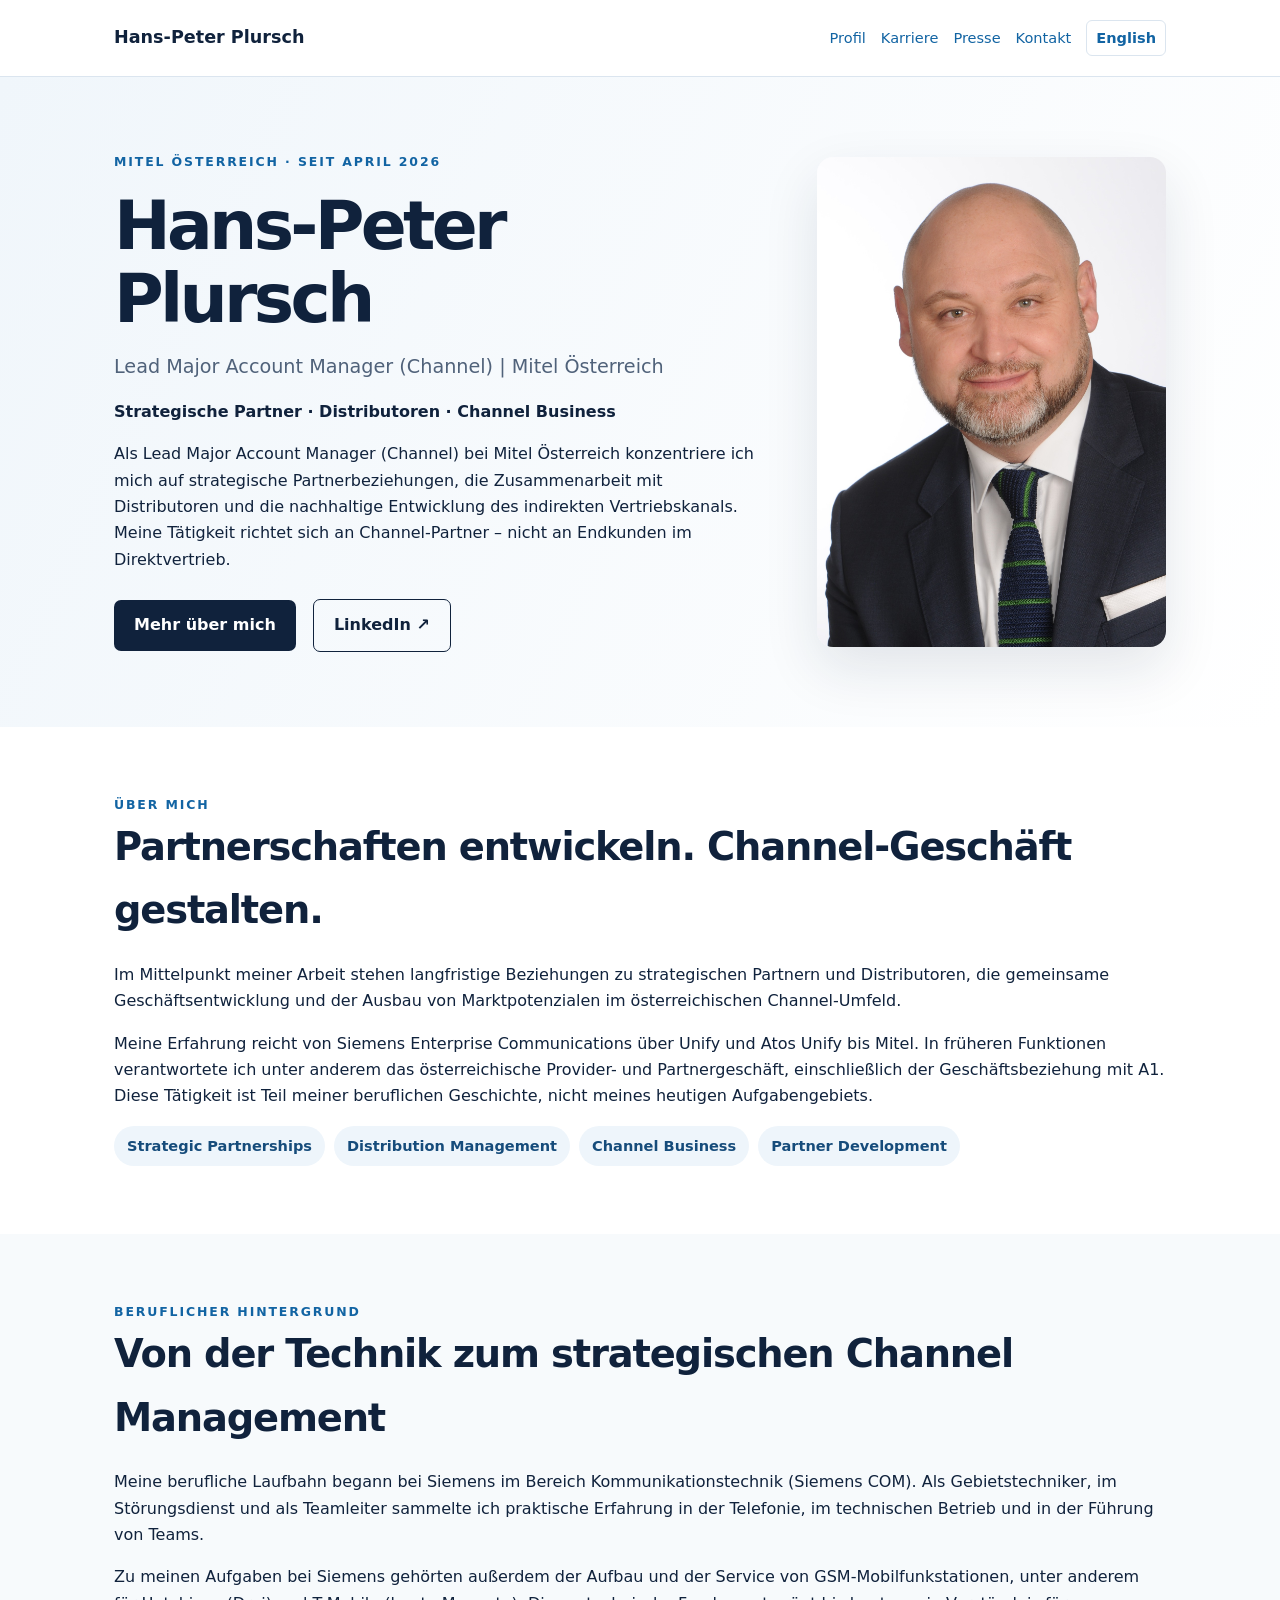
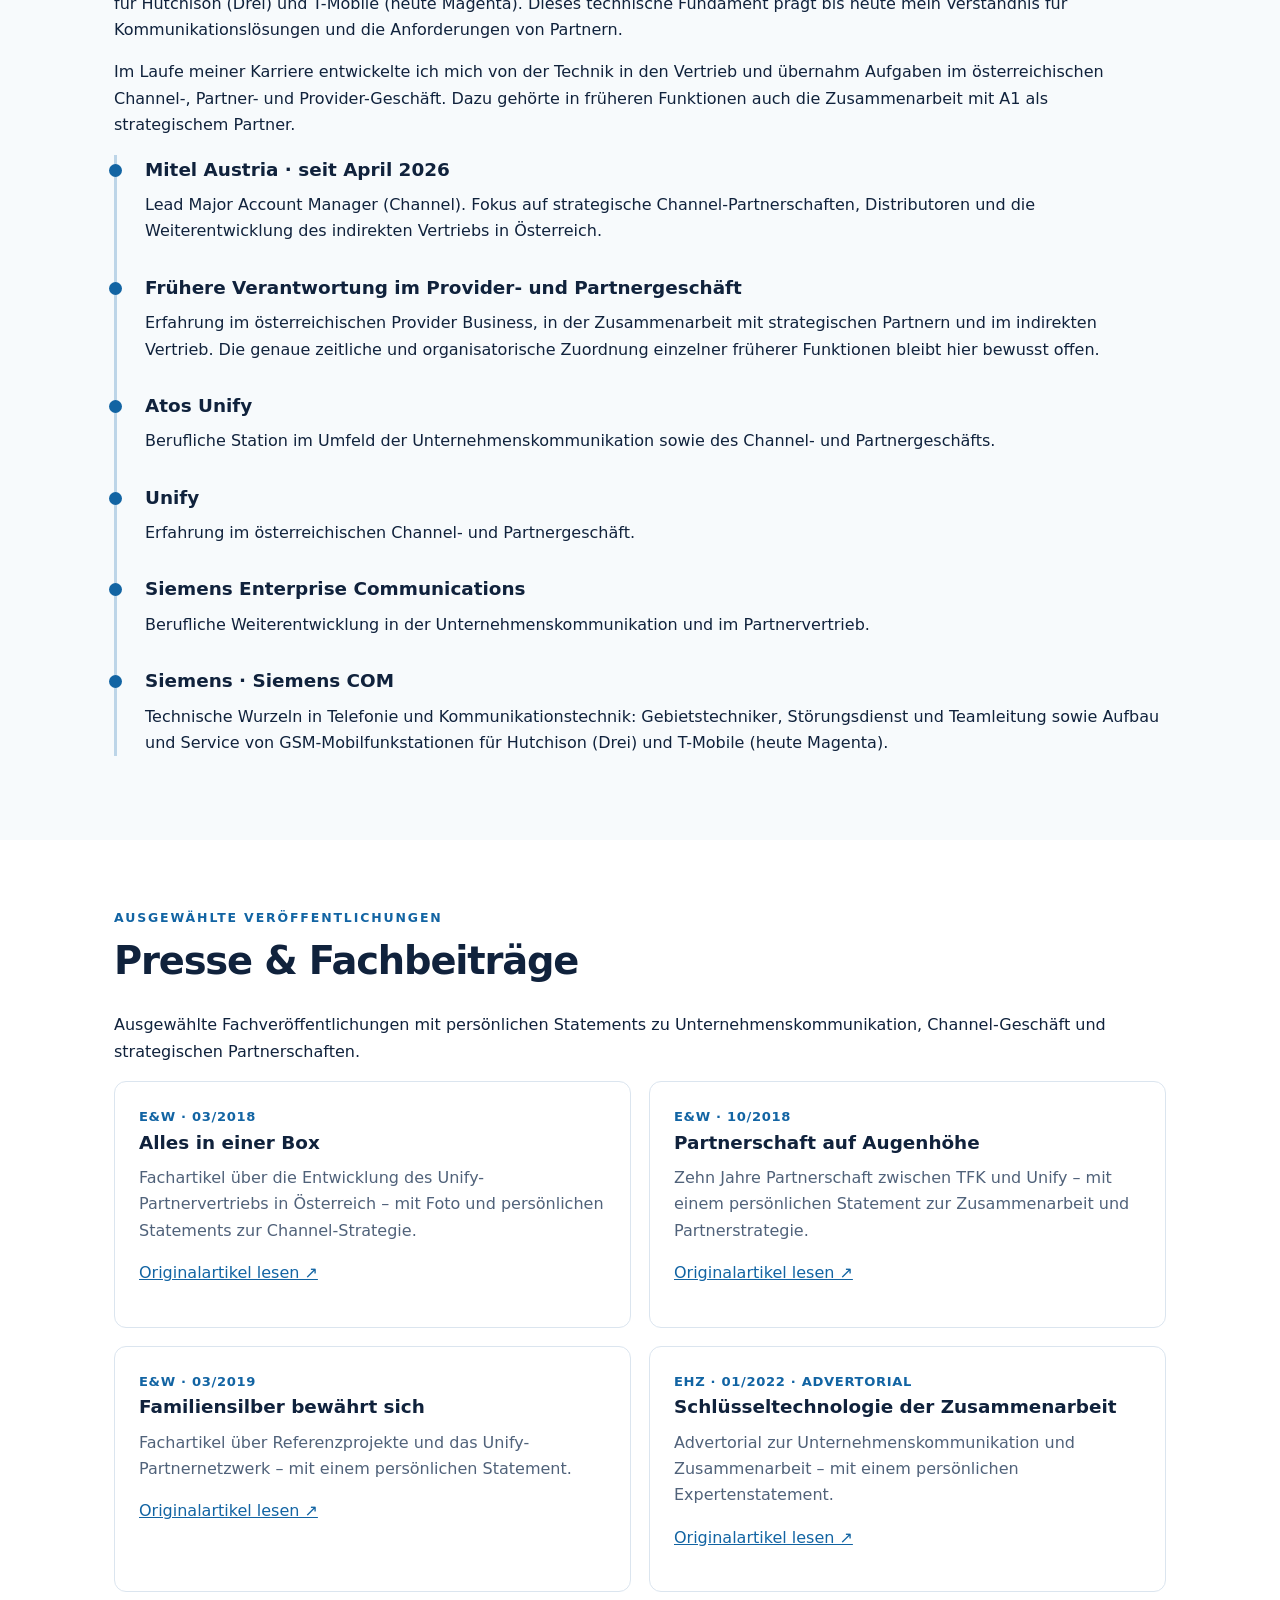
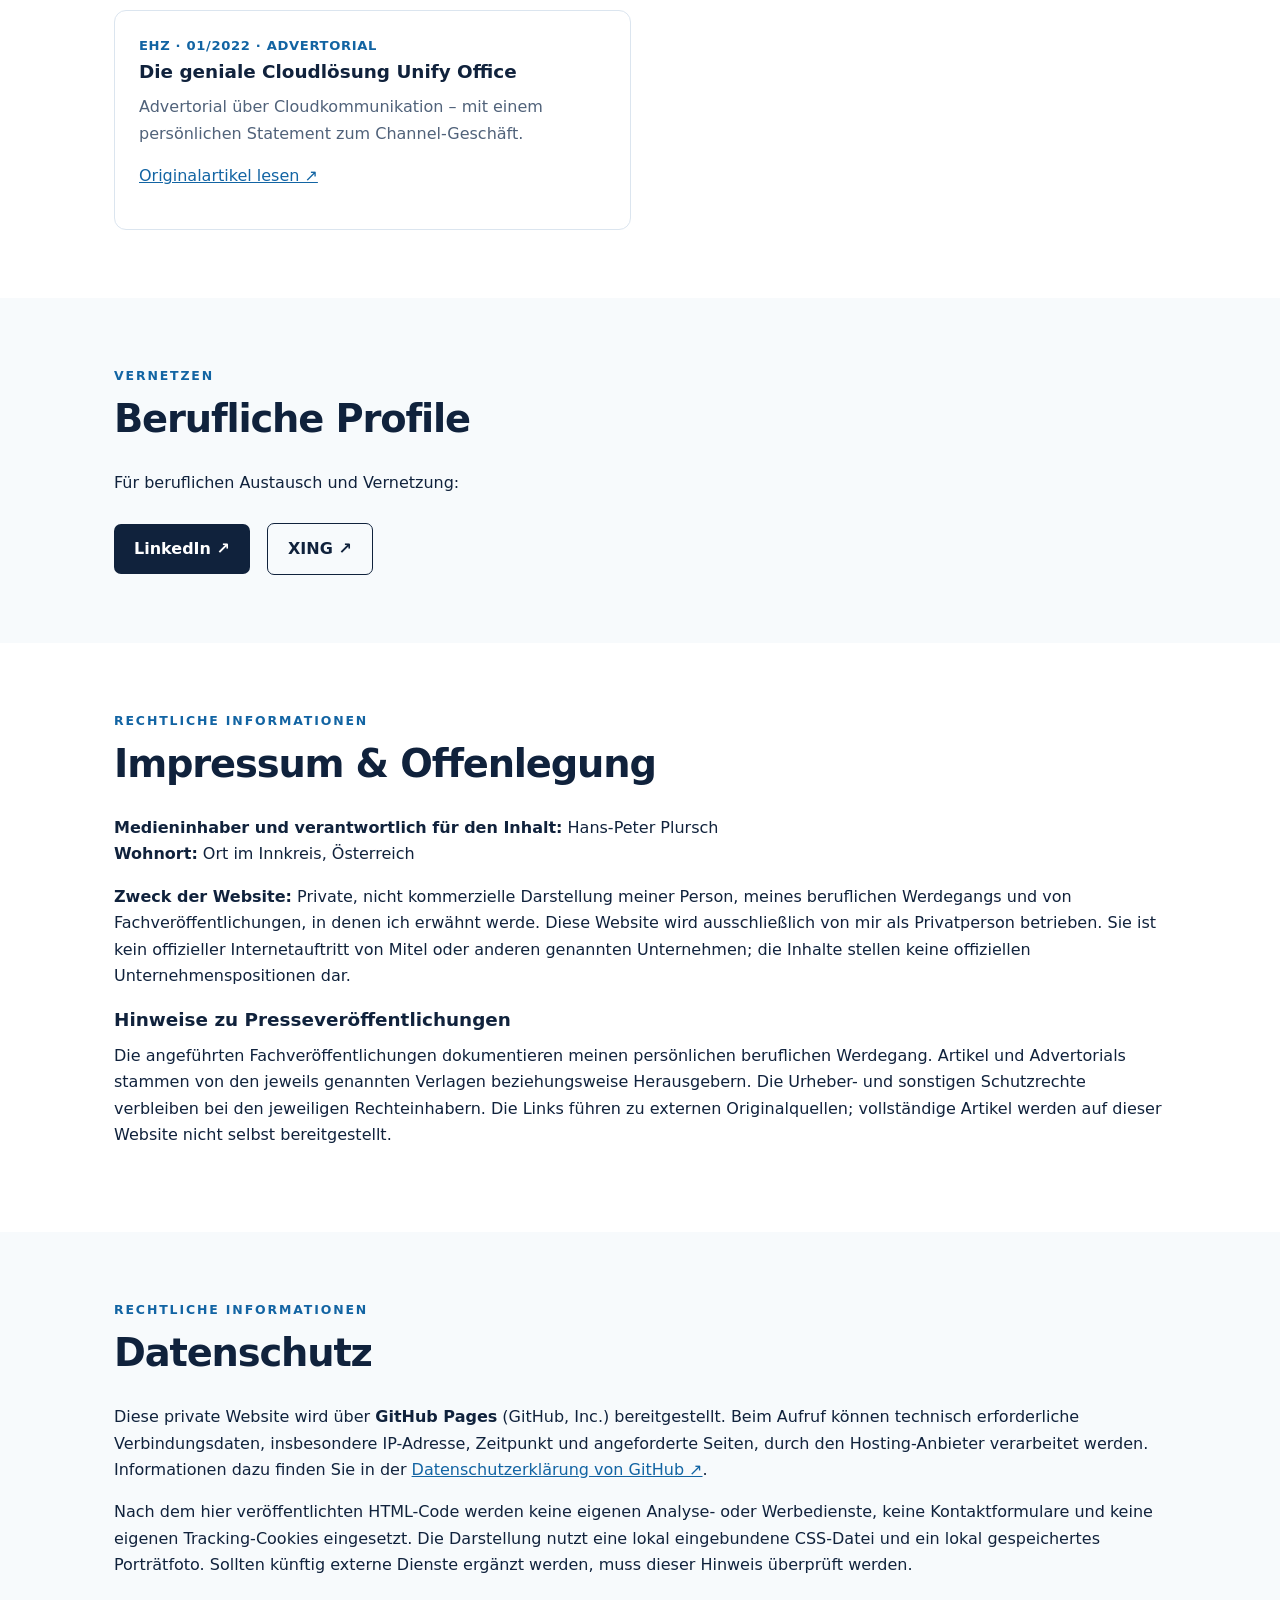
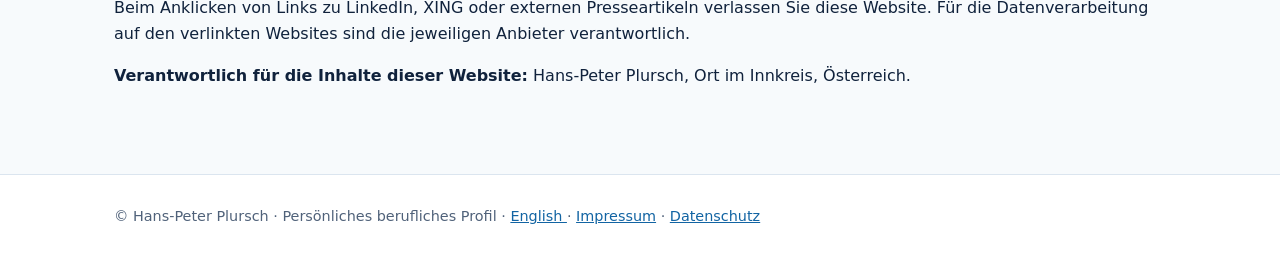
<file: index.html>
<!DOCTYPE html>

<html lang="de">
<head>
<meta charset="utf-8"/>
<meta content="width=device-width,initial-scale=1" name="viewport"/>
<title>
   Hans-Peter Plursch | Channel Management | Mitel Austria
  </title>
<meta content="Hans-Peter Plursch ist Lead Major Account Manager (Channel) bei Mitel Österreich mit Fokus auf strategische Partner, Distributoren und Channel Business." name="description"/>
<link href="https://hpplursch-hpp.github.io/" rel="canonical"/>
<link href="https://hpplursch-hpp.github.io/" hreflang="de" rel="alternate"/>
<link href="https://hpplursch-hpp.github.io/en/" hreflang="en" rel="alternate"/>
<link href="style.css" rel="stylesheet"/>
</head>
<body>
<header>
<div class="wrap nav">
<a class="brand" href="#start">
     Hans-Peter Plursch
    </a>
<nav aria-label="Navigation" class="links">
<a href="#profil">
      Profil
     </a>
<a href="#karriere">
      Karriere
     </a>
<a href="#presse">
      Presse
     </a>
<a href="#kontakt">
      Kontakt
     </a>
<a class="lang" href="en/">
      English
     </a>
</nav>
</div>
</header>
<main>
<div class="hero" id="start">
<div class="wrap hero-grid">
<div>
<div class="eyebrow">
       MITEL ÖSTERREICH · SEIT APRIL 2026
      </div>
<h1>
       Hans-Peter
       <br/>
       Plursch
      </h1>
<p class="lead">
       Lead Major Account Manager (Channel) | Mitel Österreich
      </p>
<p>
<strong>
        Strategische Partner · Distributoren · Channel Business
       </strong>
</p>
<p>
       Als Lead Major Account Manager (Channel) bei Mitel Österreich konzentriere ich mich auf strategische Partnerbeziehungen, die Zusammenarbeit mit Distributoren und die nachhaltige Entwicklung des indirekten Vertriebskanals. Meine Tätigkeit richtet sich an Channel-Partner – nicht an Endkunden im Direktvertrieb.
      </p>
<a class="btn" href="#profil">
       Mehr über mich
      </a>
<a class="btn outline" href="https://www.linkedin.com/in/hpplursch/" rel="noopener noreferrer" target="_blank">
       LinkedIn ↗
      </a>
</div>
<img alt="Originalporträt von Hans-Peter Plursch" height="1488" src="images/hans-peter-plursch.JPEG" width="992"/>
</div>
</div>
<section id="profil">
<div class="wrap">
<div class="eyebrow">
      Über mich
     </div>
<h2>
      Partnerschaften entwickeln. Channel-Geschäft gestalten.
     </h2>
<p>
      Im Mittelpunkt meiner Arbeit stehen langfristige Beziehungen zu strategischen Partnern und Distributoren, die gemeinsame Geschäftsentwicklung und der Ausbau von Marktpotenzialen im österreichischen Channel-Umfeld.
     </p>
<p>
      Meine Erfahrung reicht von Siemens Enterprise Communications über Unify und Atos Unify bis Mitel. In früheren Funktionen verantwortete ich unter anderem das österreichische Provider- und Partnergeschäft, einschließlich der Geschäftsbeziehung mit A1. Diese Tätigkeit ist Teil meiner beruflichen Geschichte, nicht meines heutigen Aufgabengebiets.
     </p>
<div class="tags">
<span class="tag">
       Strategic Partnerships
      </span>
<span class="tag">
       Distribution Management
      </span>
<span class="tag">
       Channel Business
      </span>
<span class="tag">
       Partner Development
      </span>
</div>
</div>
</section>
<section class="alt" id="karriere">
<div class="wrap">
<div class="eyebrow">
      Beruflicher Hintergrund
     </div>
<h2>
      Von der Technik zum strategischen Channel Management
     </h2>
<p>
      Meine berufliche Laufbahn begann bei Siemens im Bereich Kommunikationstechnik (Siemens COM). Als Gebietstechniker, im Störungsdienst und als Teamleiter sammelte ich praktische Erfahrung in der Telefonie, im technischen Betrieb und in der Führung von Teams.
     </p>
<p>
      Zu meinen Aufgaben bei Siemens gehörten außerdem der Aufbau und der Service von GSM-Mobilfunkstationen, unter anderem für Hutchison (Drei) und T-Mobile (heute Magenta). Dieses technische Fundament prägt bis heute mein Verständnis für Kommunikationslösungen und die Anforderungen von Partnern.
     </p>
<p>
      Im Laufe meiner Karriere entwickelte ich mich von der Technik in den Vertrieb und übernahm Aufgaben im österreichischen Channel-, Partner- und Provider-Geschäft. Dazu gehörte in früheren Funktionen auch die Zusammenarbeit mit A1 als strategischem Partner.
     </p>
<div class="timeline">
<div class="job">
<h3>
        Mitel Austria · seit April 2026
       </h3>
<p>
        Lead Major Account Manager (Channel). Fokus auf strategische Channel-Partnerschaften, Distributoren und die Weiterentwicklung des indirekten Vertriebs in Österreich.
       </p>
</div>
<div class="job">
<h3>
        Frühere Verantwortung im Provider- und Partnergeschäft
       </h3>
<p>
        Erfahrung im österreichischen Provider Business, in der Zusammenarbeit mit strategischen Partnern und im indirekten Vertrieb. Die genaue zeitliche und organisatorische Zuordnung einzelner früherer Funktionen bleibt hier bewusst offen.
       </p>
</div>
<div class="job">
<h3>
        Atos Unify
       </h3>
<p>
        Berufliche Station im Umfeld der Unternehmenskommunikation sowie des Channel- und Partnergeschäfts.
       </p>
</div>
<div class="job">
<h3>
        Unify
       </h3>
<p>
        Erfahrung im österreichischen Channel- und Partnergeschäft.
       </p>
</div>
<div class="job">
<h3>
        Siemens Enterprise Communications
       </h3>
<p>
        Berufliche Weiterentwicklung in der Unternehmenskommunikation und im Partnervertrieb.
       </p>
</div>
<div class="job">
<h3>
        Siemens · Siemens COM
       </h3>
<p>
        Technische Wurzeln in Telefonie und Kommunikationstechnik: Gebietstechniker, Störungsdienst und Teamleitung sowie Aufbau und Service von GSM-Mobilfunkstationen für Hutchison (Drei) und T-Mobile (heute Magenta).
       </p>
</div>
</div>
</div>
</section>
<section id="presse">
<div class="wrap">
<div class="eyebrow">
      Ausgewählte Veröffentlichungen
     </div>
<h2>
      Presse &amp; Fachbeiträge
     </h2>
<p>Ausgewählte Fachveröffentlichungen mit persönlichen Statements zu Unternehmenskommunikation, Channel-Geschäft und strategischen Partnerschaften.</p><div class="press">
<article class="panel"><div class="meta">E&amp;W · 03/2018</div><h3>Alles in einer Box</h3><p>Fachartikel über die Entwicklung des Unify-Partnervertriebs in Österreich – mit Foto und persönlichen Statements zur Channel-Strategie.</p><p><a href="https://www.tfk-austria.at/public/blog/presse/pressestimmen/2018_03_EW_Unify.pdf" rel="noopener noreferrer" target="_blank">Originalartikel lesen ↗</a></p></article><article class="panel">
<div class="meta">E&amp;W · 10/2018</div>
<h3>Partnerschaft auf Augenhöhe</h3>
<p>Zehn Jahre Partnerschaft zwischen TFK und Unify – mit einem persönlichen Statement zur Zusammenarbeit und Partnerstrategie.</p>
<a href="https://elektro.at/wp-content/uploads/2018/10/ew_18-10_ES_Ansicht.pdf" rel="noopener noreferrer" target="_blank">Originalartikel lesen ↗</a></article>
<article class="panel">
<div class="meta">E&amp;W · 03/2019</div>
<h3>Familiensilber bewährt sich</h3>
<p>Fachartikel über Referenzprojekte und das Unify-Partnernetzwerk – mit einem persönlichen Statement.</p>
<a href="https://mehoko.at/wp-content/uploads/2019/03/Mehoko_EW3-2019.pdf" rel="noopener noreferrer" target="_blank">Originalartikel lesen ↗</a></article>
<article class="panel">
<div class="meta">EHZ · 01/2022 · Advertorial</div>
<h3>Schlüsseltechnologie der Zusammenarbeit</h3>
<p>Advertorial zur Unternehmenskommunikation und Zusammenarbeit – mit einem persönlichen Expertenstatement.</p>
<p><a href="https://www.tfk-austria.at/public/blog/pdf_dateien/EHZ%201-TFK%203%20final%20freigegeben.pdf" rel="noopener noreferrer" target="_blank">Originalartikel lesen ↗</a></p></article>
<article class="panel">
<div class="meta">EHZ · 01/2022 · Advertorial</div>
<h3>Die geniale Cloudlösung Unify Office</h3>
<p>Advertorial über Cloudkommunikation – mit einem persönlichen Statement zum Channel-Geschäft.</p>
<p><a href="https://www.tfk-austria.at/public/blog/pdf_dateien/EHZ%201%20TFK%2002%202022.pdf" rel="noopener noreferrer" target="_blank">Originalartikel lesen ↗</a></p></article>
</div>
</div>
</section>
<section class="alt" id="kontakt">
<div class="wrap">
<div class="eyebrow">
      Vernetzen
     </div>
<h2>
      Berufliche Profile
     </h2>
<p>
      Für beruflichen Austausch und Vernetzung:
     </p>
<a class="btn" href="https://www.linkedin.com/in/hpplursch/" rel="noopener noreferrer" target="_blank">
      LinkedIn ↗
     </a>
<a class="btn outline" href="https://www.xing.com/profile/HansPeter_Plursch/web_profiles?nwt_nav=profile_icon" rel="noopener noreferrer" target="_blank">
      XING ↗
     </a>
</div>
</section>
<section id="impressum"><div class="wrap"><div class="eyebrow">Rechtliche Informationen</div><h2>Impressum &amp; Offenlegung</h2><p><strong>Medieninhaber und verantwortlich für den Inhalt:</strong> Hans-Peter Plursch<br/><strong>Wohnort:</strong> Ort im Innkreis, Österreich</p><p><strong>Zweck der Website:</strong> Private, nicht kommerzielle Darstellung meiner Person, meines beruflichen Werdegangs und von Fachveröffentlichungen, in denen ich erwähnt werde. Diese Website wird ausschließlich von mir als Privatperson betrieben. Sie ist kein offizieller Internetauftritt von Mitel oder anderen genannten Unternehmen; die Inhalte stellen keine offiziellen Unternehmenspositionen dar.</p><h3>Hinweise zu Presseveröffentlichungen</h3><p>Die angeführten Fachveröffentlichungen dokumentieren meinen persönlichen beruflichen Werdegang. Artikel und Advertorials stammen von den jeweils genannten Verlagen beziehungsweise Herausgebern. Die Urheber- und sonstigen Schutzrechte verbleiben bei den jeweiligen Rechteinhabern. Die Links führen zu externen Originalquellen; vollständige Artikel werden auf dieser Website nicht selbst bereitgestellt.</p></div></section><section class="alt" id="datenschutz"><div class="wrap"><div class="eyebrow">Rechtliche Informationen</div><h2>Datenschutz</h2><p>Diese private Website wird über <strong>GitHub Pages</strong> (GitHub, Inc.) bereitgestellt. Beim Aufruf können technisch erforderliche Verbindungsdaten, insbesondere IP-Adresse, Zeitpunkt und angeforderte Seiten, durch den Hosting-Anbieter verarbeitet werden. Informationen dazu finden Sie in der <a href="https://docs.github.com/en/site-policy/privacy-policies/github-general-privacy-statement" rel="noopener noreferrer" target="_blank">Datenschutzerklärung von GitHub ↗</a>.</p><p>Nach dem hier veröffentlichten HTML-Code werden keine eigenen Analyse- oder Werbedienste, keine Kontaktformulare und keine eigenen Tracking-Cookies eingesetzt. Die Darstellung nutzt eine lokal eingebundene CSS-Datei und ein lokal gespeichertes Porträtfoto. Sollten künftig externe Dienste ergänzt werden, muss dieser Hinweis überprüft werden.</p><p>Beim Anklicken von Links zu LinkedIn, XING oder externen Presseartikeln verlassen Sie diese Website. Für die Datenverarbeitung auf den verlinkten Websites sind die jeweiligen Anbieter verantwortlich.</p><p><strong>Verantwortlich für die Inhalte dieser Website:</strong> Hans-Peter Plursch, Ort im Innkreis, Österreich.</p></div></section></main>
<footer>
<div class="wrap">
    © Hans-Peter Plursch · Persönliches berufliches Profil ·
    <a href="en/">
     English
    </a>
 · <a href="#impressum">Impressum</a> · <a href="#datenschutz">Datenschutz</a></div>
</footer>
</body>
</html>
</file>
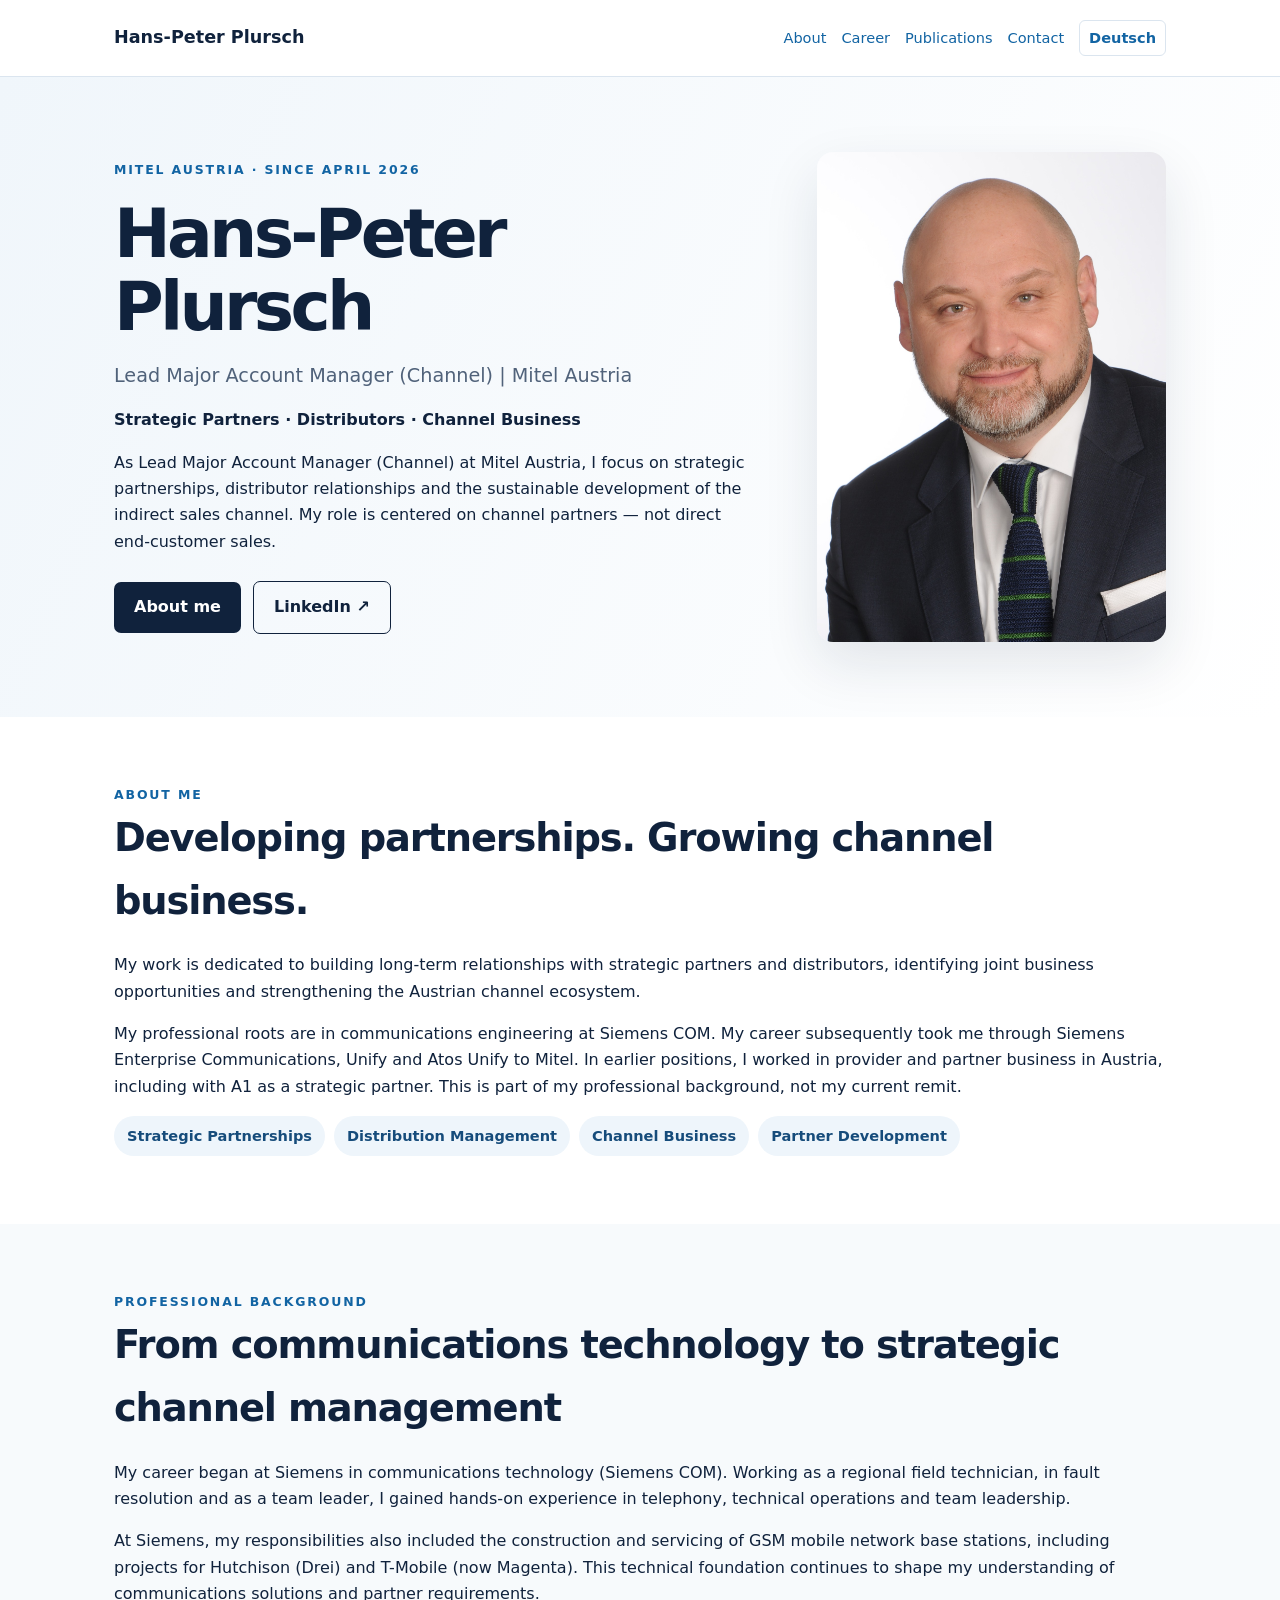
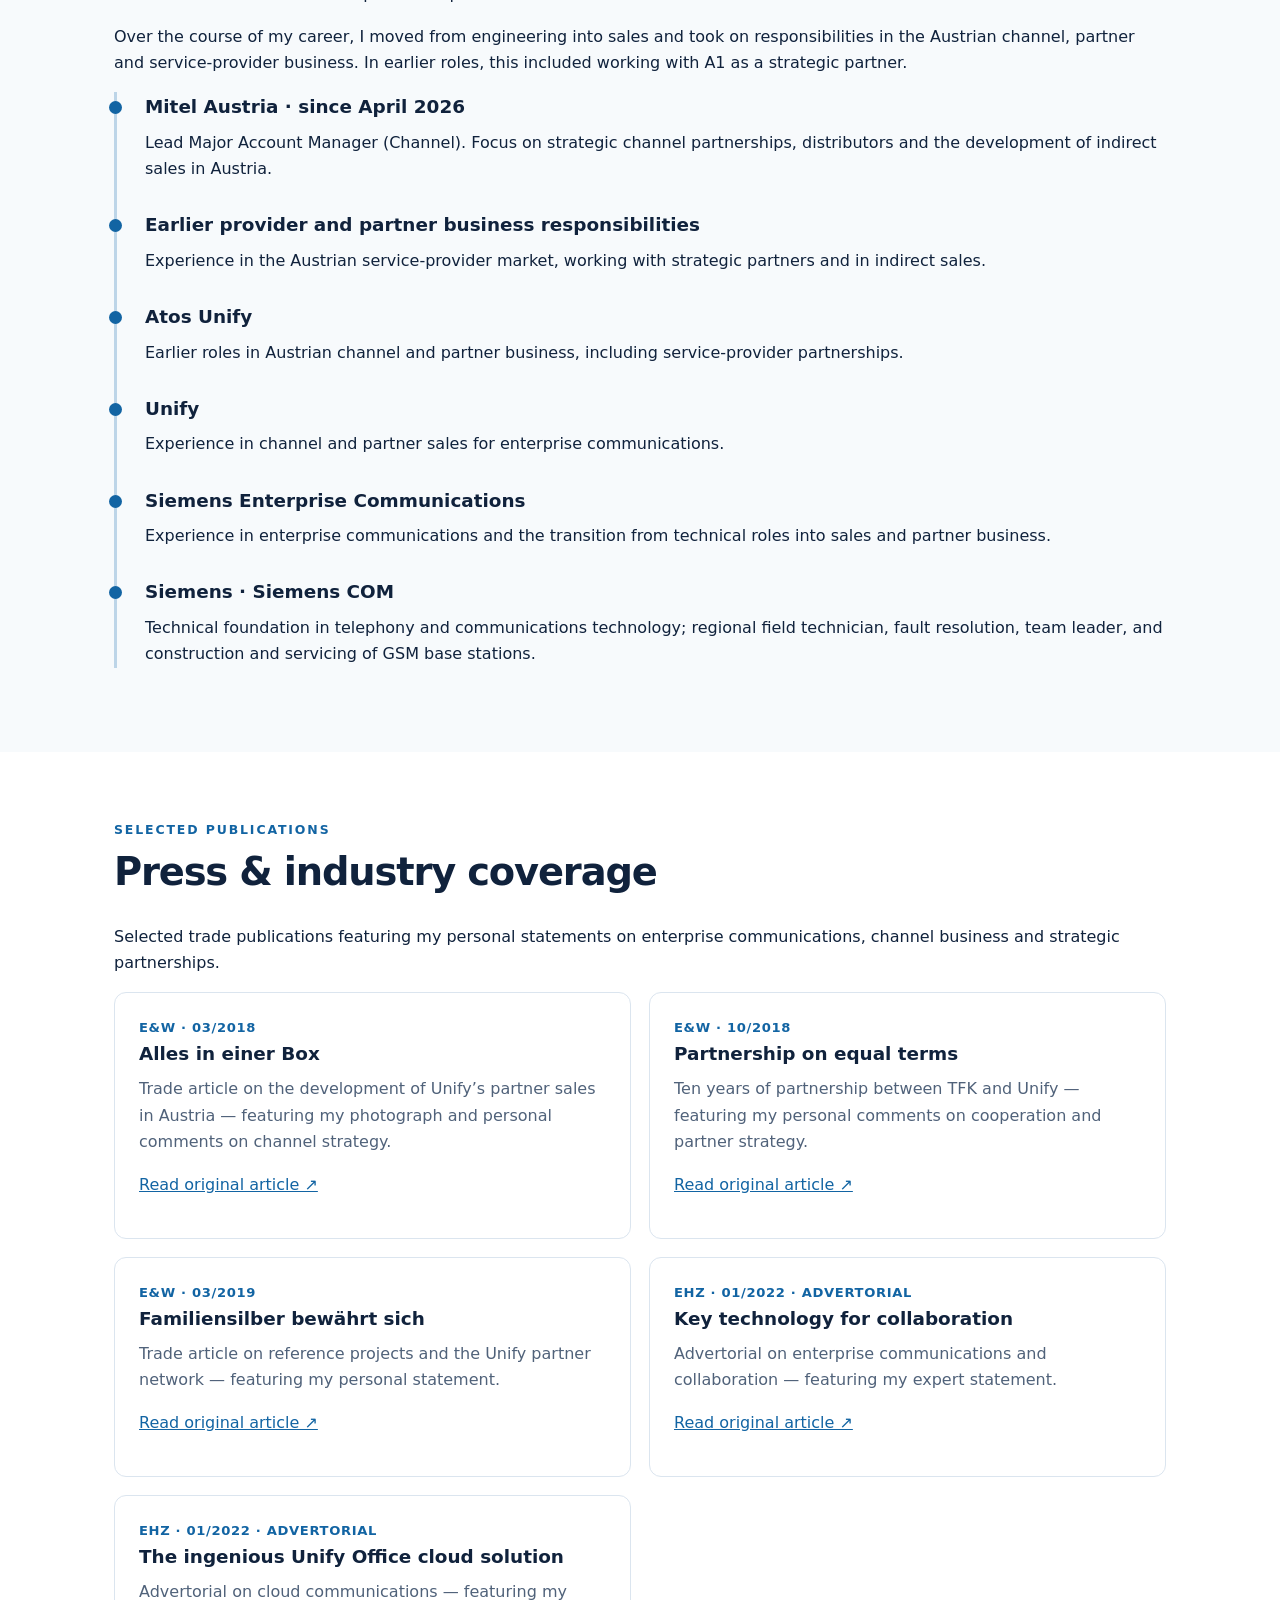
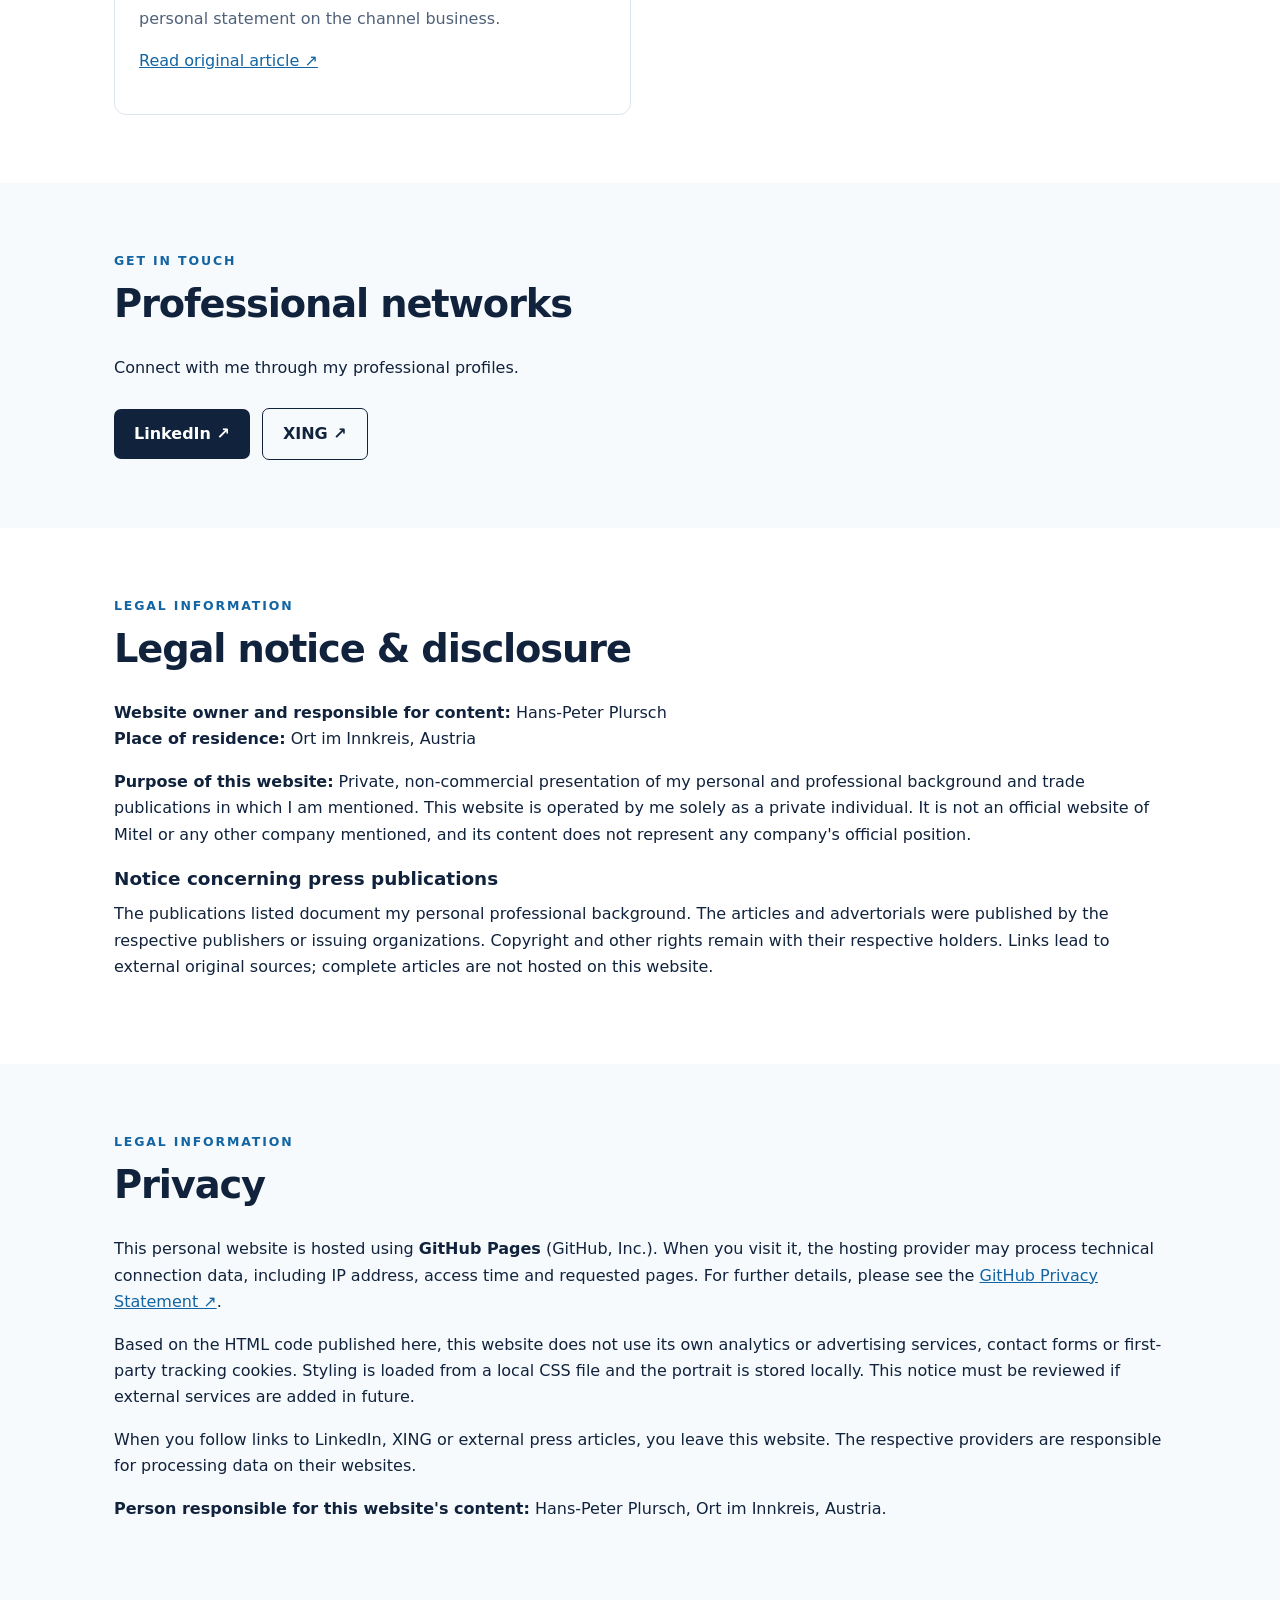
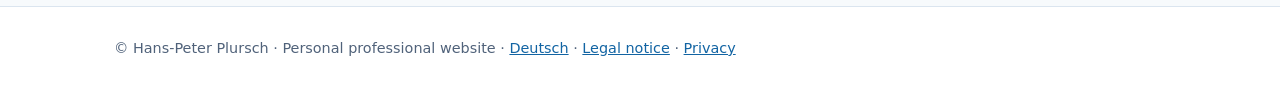
<file: en/index.html>
<!DOCTYPE html>

<html lang="en"><head><meta charset="utf-8"/><meta content="width=device-width,initial-scale=1" name="viewport"/><title>Hans-Peter Plursch | Channel Management | Mitel Austria</title><meta content="Hans-Peter Plursch is Lead Major Account Manager (Channel) at Mitel Austria, combining a technical background at Siemens with strategic channel partnerships and indirect sales." name="description"/><link href="https://hpplursch-hpp.github.io/en/" rel="canonical"/><link href="https://hpplursch-hpp.github.io/" hreflang="de" rel="alternate"/><link href="https://hpplursch-hpp.github.io/en/" hreflang="en" rel="alternate"/><link href="../style.css" rel="stylesheet"/></head><body><header><div class="wrap nav"><a class="brand" href="#start">Hans-Peter Plursch</a><nav aria-label="Navigation" class="links"><a href="#about">About</a><a href="#career">Career</a><a href="#media">Publications</a><a href="#contact">Contact</a><a class="lang" href="../">Deutsch</a></nav></div></header><main><div class="hero" id="start"><div class="wrap hero-grid"><div><div class="eyebrow">MITEL AUSTRIA · SINCE APRIL 2026</div><h1>Hans-Peter<br/>Plursch</h1><p class="lead">Lead Major Account Manager (Channel) | Mitel Austria</p><p><strong>Strategic Partners · Distributors · Channel Business</strong></p><p>As Lead Major Account Manager (Channel) at Mitel Austria, I focus on strategic partnerships, distributor relationships and the sustainable development of the indirect sales channel. My role is centered on channel partners — not direct end-customer sales.</p><a class="btn" href="#about">About me</a><a class="btn outline" href="https://www.linkedin.com/in/hpplursch/" rel="noopener noreferrer" target="_blank">LinkedIn ↗</a></div><img alt="Original portrait photograph of Hans-Peter Plursch" height="1488" src="../images/hans-peter-plursch.JPEG" width="992"/></div></div><section id="about"><div class="wrap"><div class="eyebrow">About me</div><h2>Developing partnerships. Growing channel business.</h2><p>My work is dedicated to building long-term relationships with strategic partners and distributors, identifying joint business opportunities and strengthening the Austrian channel ecosystem.</p><p>My professional roots are in communications engineering at Siemens COM. My career subsequently took me through Siemens Enterprise Communications, Unify and Atos Unify to Mitel. In earlier positions, I worked in provider and partner business in Austria, including with A1 as a strategic partner. This is part of my professional background, not my current remit.</p><div class="tags"><span class="tag">Strategic Partnerships</span><span class="tag">Distribution Management</span><span class="tag">Channel Business</span><span class="tag">Partner Development</span></div></div></section><section class="alt" id="career"><div class="wrap"><div class="eyebrow">Professional background</div><h2>From communications technology to strategic channel management</h2><p>My career began at Siemens in communications technology (Siemens COM). Working as a regional field technician, in fault resolution and as a team leader, I gained hands-on experience in telephony, technical operations and team leadership.</p><p>At Siemens, my responsibilities also included the construction and servicing of GSM mobile network base stations, including projects for Hutchison (Drei) and T-Mobile (now Magenta). This technical foundation continues to shape my understanding of communications solutions and partner requirements.</p><p>Over the course of my career, I moved from engineering into sales and took on responsibilities in the Austrian channel, partner and service-provider business. In earlier roles, this included working with A1 as a strategic partner.</p><div class="timeline"><div class="job"><h3>Mitel Austria · since April 2026</h3><p>Lead Major Account Manager (Channel). Focus on strategic channel partnerships, distributors and the development of indirect sales in Austria.</p></div><div class="job"><h3>Earlier provider and partner business responsibilities</h3><p>Experience in the Austrian service-provider market, working with strategic partners and in indirect sales.</p></div><div class="job"><h3>Atos Unify</h3><p>Earlier roles in Austrian channel and partner business, including service-provider partnerships.</p></div><div class="job"><h3>Unify</h3><p>Experience in channel and partner sales for enterprise communications.</p></div><div class="job"><h3>Siemens Enterprise Communications</h3><p>Experience in enterprise communications and the transition from technical roles into sales and partner business.</p></div><div class="job"><h3>Siemens · Siemens COM</h3><p>Technical foundation in telephony and communications technology; regional field technician, fault resolution, team leader, and construction and servicing of GSM base stations.</p></div></div></div></section><section id="media"><div class="wrap"><div class="eyebrow">Selected publications</div><h2>Press &amp; industry coverage</h2><p>Selected trade publications featuring my personal statements on enterprise communications, channel business and strategic partnerships.</p><div class="press"><article class="panel"><div class="meta">E&amp;W · 03/2018</div><h3>Alles in einer Box</h3><p>Trade article on the development of Unify’s partner sales in Austria — featuring my photograph and personal comments on channel strategy.</p><p><a href="https://www.tfk-austria.at/public/blog/presse/pressestimmen/2018_03_EW_Unify.pdf" rel="noopener noreferrer" target="_blank">Read original article ↗</a></p></article><article class="panel"><div class="meta">E&amp;W · 10/2018</div><h3>Partnership on equal terms</h3><p>Ten years of partnership between TFK and Unify — featuring my personal comments on cooperation and partner strategy.</p><a href="https://elektro.at/wp-content/uploads/2018/10/ew_18-10_ES_Ansicht.pdf" rel="noopener noreferrer" target="_blank">Read original article ↗</a></article><article class="panel"><div class="meta">E&amp;W · 03/2019</div><h3>Familiensilber bewährt sich</h3><p>Trade article on reference projects and the Unify partner network — featuring my personal statement.</p><a href="https://mehoko.at/wp-content/uploads/2019/03/Mehoko_EW3-2019.pdf" rel="noopener noreferrer" target="_blank">Read original article ↗</a></article><article class="panel"><div class="meta">EHZ · 01/2022 · Advertorial</div><h3>Key technology for collaboration</h3><p>Advertorial on enterprise communications and collaboration — featuring my expert statement.</p><p><a href="https://www.tfk-austria.at/public/blog/pdf_dateien/EHZ%201-TFK%203%20final%20freigegeben.pdf" rel="noopener noreferrer" target="_blank">Read original article ↗</a></p></article><article class="panel"><div class="meta">EHZ · 01/2022 · Advertorial</div><h3>The ingenious Unify Office cloud solution</h3><p>Advertorial on cloud communications — featuring my personal statement on the channel business.</p><p><a href="https://www.tfk-austria.at/public/blog/pdf_dateien/EHZ%201%20TFK%2002%202022.pdf" rel="noopener noreferrer" target="_blank">Read original article ↗</a></p></article></div></div></section><section class="alt" id="contact"><div class="wrap"><div class="eyebrow">Get in touch</div><h2>Professional networks</h2><p>Connect with me through my professional profiles.</p><a class="btn" href="https://www.linkedin.com/in/hpplursch/" rel="noopener noreferrer" target="_blank">LinkedIn ↗</a><a class="btn outline" href="https://www.xing.com/profile/HansPeter_Plursch/web_profiles?nwt_nav=profile_icon" rel="noopener noreferrer" target="_blank">XING ↗</a></div></section><section id="legal"><div class="wrap"><div class="eyebrow">Legal information</div><h2>Legal notice &amp; disclosure</h2><p><strong>Website owner and responsible for content:</strong> Hans-Peter Plursch<br/><strong>Place of residence:</strong> Ort im Innkreis, Austria</p><p><strong>Purpose of this website:</strong> Private, non-commercial presentation of my personal and professional background and trade publications in which I am mentioned. This website is operated by me solely as a private individual. It is not an official website of Mitel or any other company mentioned, and its content does not represent any company's official position.</p><h3>Notice concerning press publications</h3><p>The publications listed document my personal professional background. The articles and advertorials were published by the respective publishers or issuing organizations. Copyright and other rights remain with their respective holders. Links lead to external original sources; complete articles are not hosted on this website.</p></div></section><section class="alt" id="privacy"><div class="wrap"><div class="eyebrow">Legal information</div><h2>Privacy</h2><p>This personal website is hosted using <strong>GitHub Pages</strong> (GitHub, Inc.). When you visit it, the hosting provider may process technical connection data, including IP address, access time and requested pages. For further details, please see the <a href="https://docs.github.com/en/site-policy/privacy-policies/github-general-privacy-statement" rel="noopener noreferrer" target="_blank">GitHub Privacy Statement ↗</a>.</p><p>Based on the HTML code published here, this website does not use its own analytics or advertising services, contact forms or first-party tracking cookies. Styling is loaded from a local CSS file and the portrait is stored locally. This notice must be reviewed if external services are added in future.</p><p>When you follow links to LinkedIn, XING or external press articles, you leave this website. The respective providers are responsible for processing data on their websites.</p><p><strong>Person responsible for this website's content:</strong> Hans-Peter Plursch, Ort im Innkreis, Austria.</p></div></section></main><footer><div class="wrap">© Hans-Peter Plursch · Personal professional website · <a href="../">Deutsch</a> · <a href="#legal">Legal notice</a> · <a href="#privacy">Privacy</a></div></footer></body></html>
</file>
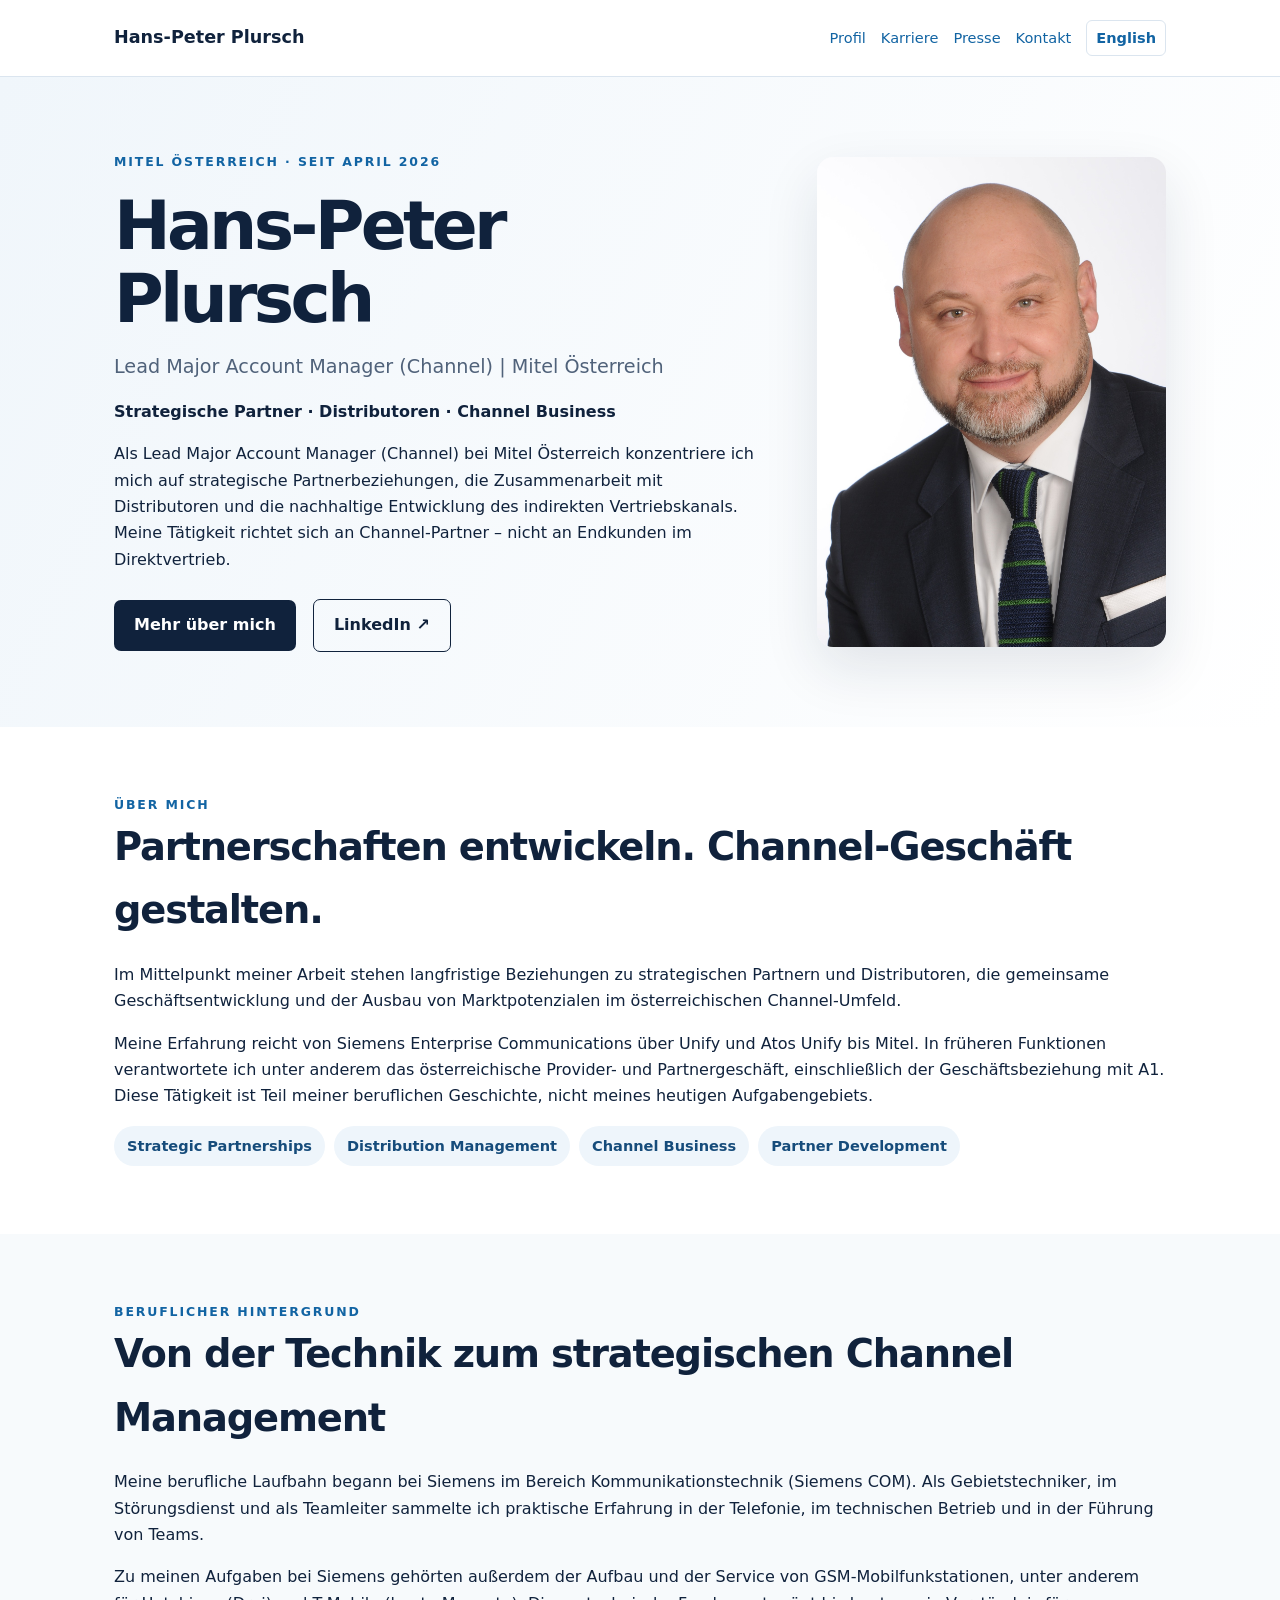
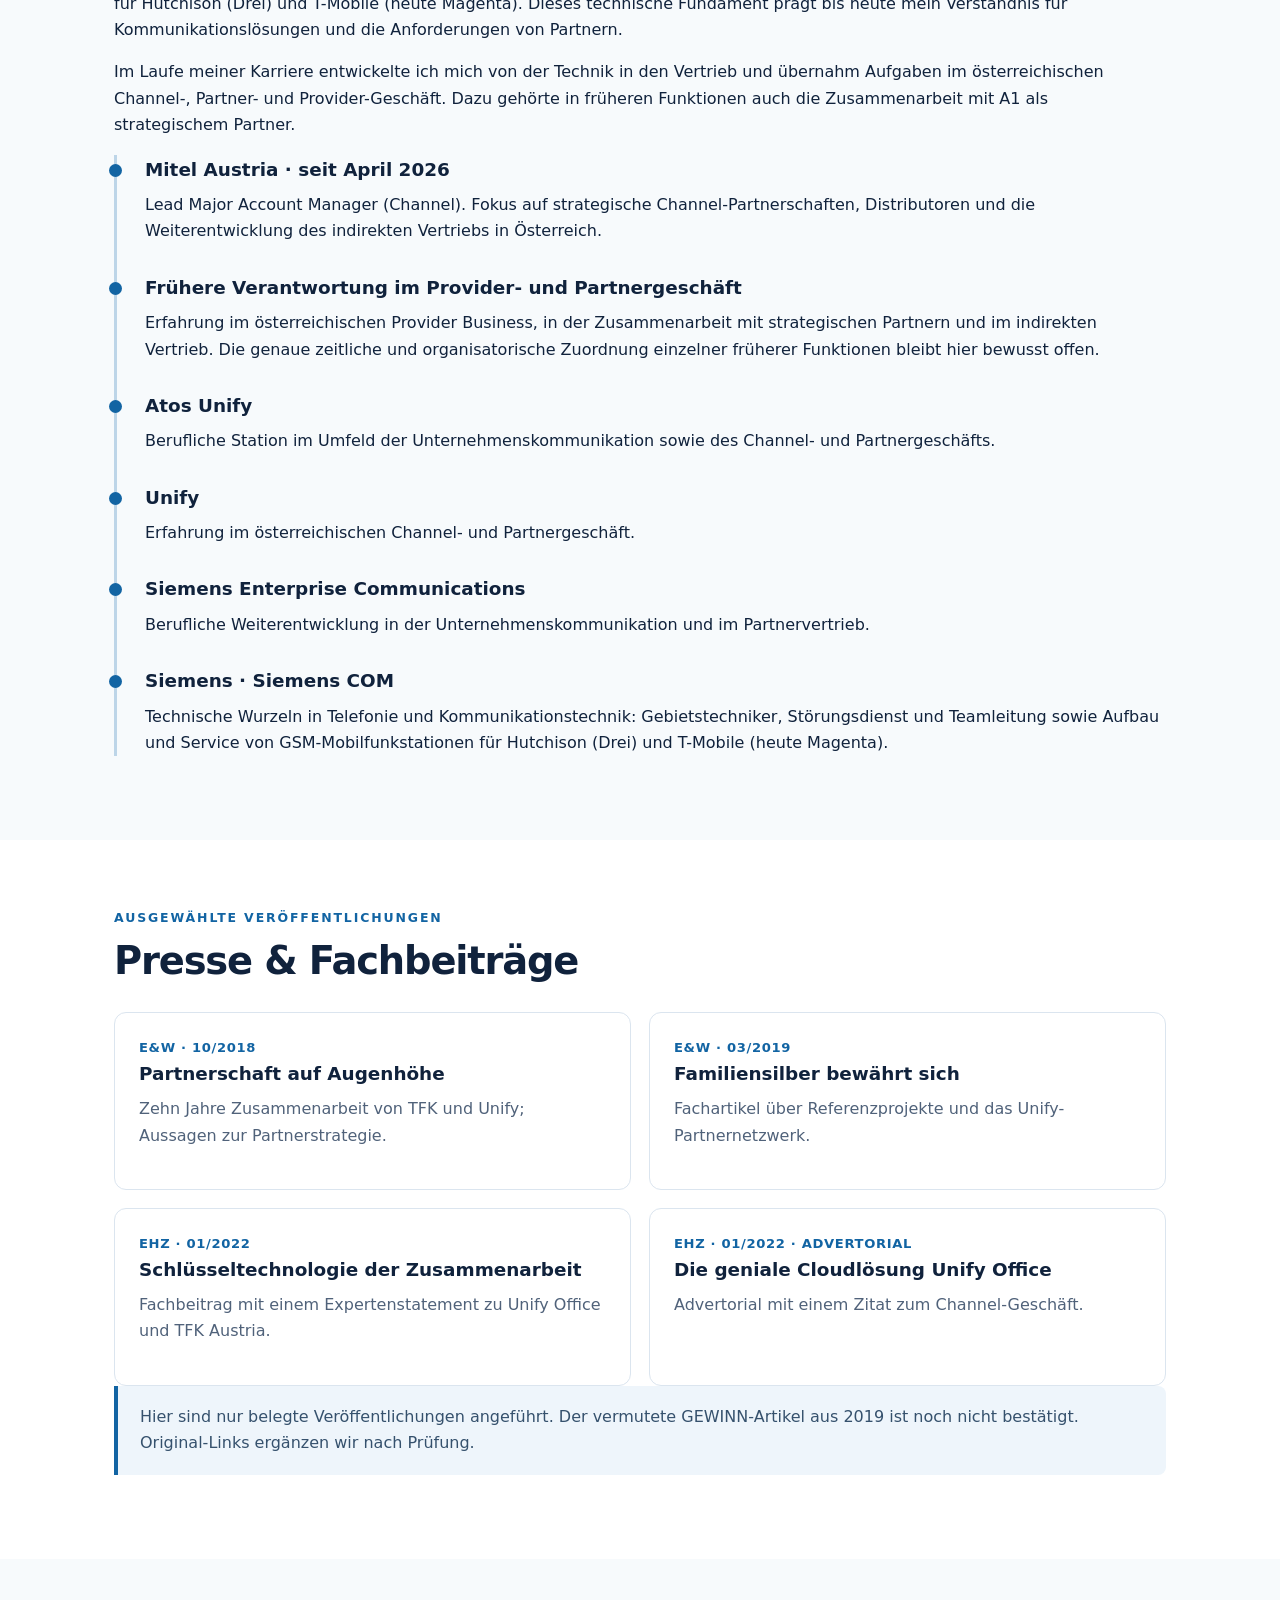
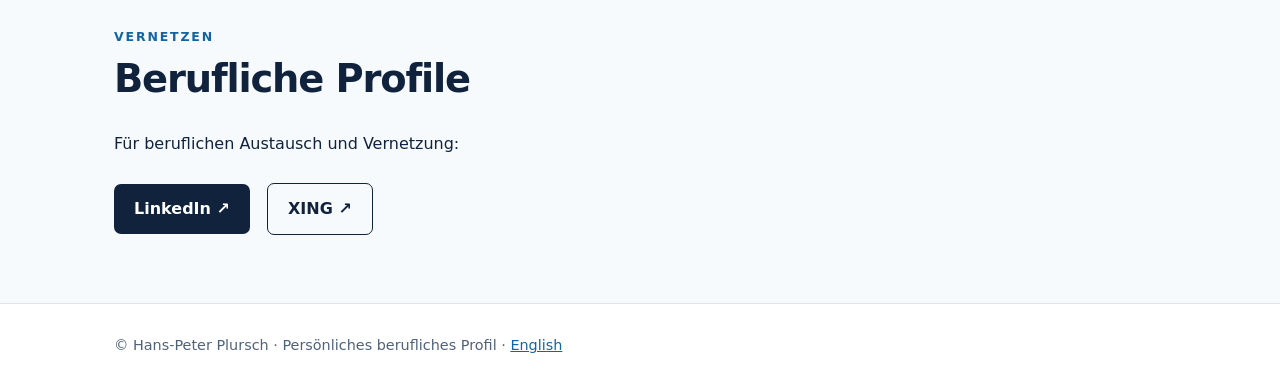
<file: index (1).html>
<!DOCTYPE html>
<html lang="de">
 <head>
  <meta charset="utf-8"/>
  <meta content="width=device-width,initial-scale=1" name="viewport"/>
  <title>
   Hans-Peter Plursch | Channel Management | Mitel Austria
  </title>
  <meta content="Hans-Peter Plursch ist Lead Major Account Manager (Channel) bei Mitel &Ouml;sterreich mit Fokus auf strategische Partner, Distributoren und Channel Business." name="description"/>
  <link href="https://hpplursch-hpp.github.io/" rel="canonical"/>
  <link href="https://hpplursch-hpp.github.io/" hreflang="de" rel="alternate"/>
  <link href="https://hpplursch-hpp.github.io/en/" hreflang="en" rel="alternate"/>
  <link href="style.css" rel="stylesheet"/>
 </head>
 <body>
  <header>
   <div class="wrap nav">
    <a class="brand" href="#start">
     Hans-Peter Plursch
    </a>
    <nav aria-label="Navigation" class="links">
     <a href="#profil">
      Profil
     </a>
     <a href="#karriere">
      Karriere
     </a>
     <a href="#presse">
      Presse
     </a>
     <a href="#kontakt">
      Kontakt
     </a>
     <a class="lang" href="en/">
      English
     </a>
    </nav>
   </div>
  </header>
  <main>
   <div class="hero" id="start">
    <div class="wrap hero-grid">
     <div>
      <div class="eyebrow">
       MITEL &Ouml;STERREICH &middot; SEIT APRIL 2026
      </div>
      <h1>
       Hans-Peter
       <br/>
       Plursch
      </h1>
      <p class="lead">
       Lead Major Account Manager (Channel) | Mitel &Ouml;sterreich
      </p>
      <p>
       <strong>
        Strategische Partner &middot; Distributoren &middot; Channel Business
       </strong>
      </p>
      <p>
       Als Lead Major Account Manager (Channel) bei Mitel &Ouml;sterreich konzentriere ich mich auf strategische Partnerbeziehungen, die Zusammenarbeit mit Distributoren und die nachhaltige Entwicklung des indirekten Vertriebskanals. Meine T&auml;tigkeit richtet sich an Channel-Partner &ndash; nicht an Endkunden im Direktvertrieb.
      </p>
      <a class="btn" href="#profil">
       Mehr &uuml;ber mich
      </a>
      <a class="btn outline" href="https://www.linkedin.com/in/hpplursch/" rel="noopener noreferrer" target="_blank">
       LinkedIn &nearrow;
      </a>
     </div>
     <img alt="Originalportr&auml;t von Hans-Peter Plursch" height="1488" src="images/hans-peter-plursch.JPEG" width="992"/>
    </div>
   </div>
   <section id="profil">
    <div class="wrap">
     <div class="eyebrow">
      &Uuml;ber mich
     </div>
     <h2>
      Partnerschaften entwickeln. Channel-Gesch&auml;ft gestalten.
     </h2>
     <p>
      Im Mittelpunkt meiner Arbeit stehen langfristige Beziehungen zu strategischen Partnern und Distributoren, die gemeinsame Gesch&auml;ftsentwicklung und der Ausbau von Marktpotenzialen im &ouml;sterreichischen Channel-Umfeld.
     </p>
     <p>
      Meine Erfahrung reicht von Siemens Enterprise Communications &uuml;ber Unify und Atos Unify bis Mitel. In fr&uuml;heren Funktionen verantwortete ich unter anderem das &ouml;sterreichische Provider- und Partnergesch&auml;ft, einschlie&szlig;lich der Gesch&auml;ftsbeziehung mit A1. Diese T&auml;tigkeit ist Teil meiner beruflichen Geschichte, nicht meines heutigen Aufgabengebiets.
     </p>
     <div class="tags">
      <span class="tag">
       Strategic Partnerships
      </span>
      <span class="tag">
       Distribution Management
      </span>
      <span class="tag">
       Channel Business
      </span>
      <span class="tag">
       Partner Development
      </span>
     </div>
    </div>
   </section>
   <section class="alt" id="karriere">
    <div class="wrap">
     <div class="eyebrow">
      Beruflicher Hintergrund
     </div>
     <h2>
      Von der Technik zum strategischen Channel Management
     </h2>
     <p>
      Meine berufliche Laufbahn begann bei Siemens im Bereich Kommunikationstechnik (Siemens COM). Als Gebietstechniker, im St&ouml;rungsdienst und als Teamleiter sammelte ich praktische Erfahrung in der Telefonie, im technischen Betrieb und in der F&uuml;hrung von Teams.
     </p>
     <p>
      Zu meinen Aufgaben bei Siemens geh&ouml;rten au&szlig;erdem der Aufbau und der Service von GSM-Mobilfunkstationen, unter anderem f&uuml;r Hutchison (Drei) und T-Mobile (heute Magenta). Dieses technische Fundament pr&auml;gt bis heute mein Verst&auml;ndnis f&uuml;r Kommunikationsl&ouml;sungen und die Anforderungen von Partnern.
     </p>
     <p>
      Im Laufe meiner Karriere entwickelte ich mich von der Technik in den Vertrieb und &uuml;bernahm Aufgaben im &ouml;sterreichischen Channel-, Partner- und Provider-Gesch&auml;ft. Dazu geh&ouml;rte in fr&uuml;heren Funktionen auch die Zusammenarbeit mit A1 als strategischem Partner.
     </p>
     <div class="timeline">
      <div class="job">
       <h3>
        Mitel Austria &middot; seit April 2026
       </h3>
       <p>
        Lead Major Account Manager (Channel). Fokus auf strategische Channel-Partnerschaften, Distributoren und die Weiterentwicklung des indirekten Vertriebs in &Ouml;sterreich.
       </p>
      </div>
      <div class="job">
       <h3>
        Fr&uuml;here Verantwortung im Provider- und Partnergesch&auml;ft
       </h3>
       <p>
        Erfahrung im &ouml;sterreichischen Provider Business, in der Zusammenarbeit mit strategischen Partnern und im indirekten Vertrieb. Die genaue zeitliche und organisatorische Zuordnung einzelner fr&uuml;herer Funktionen bleibt hier bewusst offen.
       </p>
      </div>
      <div class="job">
       <h3>
        Atos Unify
       </h3>
       <p>
        Berufliche Station im Umfeld der Unternehmenskommunikation sowie des Channel- und Partnergesch&auml;fts.
       </p>
      </div>
      <div class="job">
       <h3>
        Unify
       </h3>
       <p>
        Erfahrung im &ouml;sterreichischen Channel- und Partnergesch&auml;ft.
       </p>
      </div>
      <div class="job">
       <h3>
        Siemens Enterprise Communications
       </h3>
       <p>
        Berufliche Weiterentwicklung in der Unternehmenskommunikation und im Partnervertrieb.
       </p>
      </div>
      <div class="job">
       <h3>
        Siemens &middot; Siemens COM
       </h3>
       <p>
        Technische Wurzeln in Telefonie und Kommunikationstechnik: Gebietstechniker, St&ouml;rungsdienst und Teamleitung sowie Aufbau und Service von GSM-Mobilfunkstationen f&uuml;r Hutchison (Drei) und T-Mobile (heute Magenta).
       </p>
      </div>
     </div>
    </div>
   </section>
   <section id="presse">
    <div class="wrap">
     <div class="eyebrow">
      Ausgew&auml;hlte Ver&ouml;ffentlichungen
     </div>
     <h2>
      Presse &amp; Fachbeitr&auml;ge
     </h2>
     <div class="press">
      <article class="panel">
       <div class="meta">
        E&amp;W &middot; 10/2018
       </div>
       <h3>
        Partnerschaft auf Augenh&ouml;he
       </h3>
       <p>
        Zehn Jahre Zusammenarbeit von TFK und Unify; Aussagen zur Partnerstrategie.
       </p>
      </article>
      <article class="panel">
       <div class="meta">
        E&amp;W &middot; 03/2019
       </div>
       <h3>
        Familiensilber bew&auml;hrt sich
       </h3>
       <p>
        Fachartikel &uuml;ber Referenzprojekte und das Unify-Partnernetzwerk.
       </p>
      </article>
      <article class="panel">
       <div class="meta">
        EHZ &middot; 01/2022
       </div>
       <h3>
        Schl&uuml;sseltechnologie der Zusammenarbeit
       </h3>
       <p>
        Fachbeitrag mit einem Expertenstatement zu Unify Office und TFK Austria.
       </p>
      </article>
      <article class="panel">
       <div class="meta">
        EHZ &middot; 01/2022 &middot; Advertorial
       </div>
       <h3>
        Die geniale Cloudl&ouml;sung Unify Office
       </h3>
       <p>
        Advertorial mit einem Zitat zum Channel-Gesch&auml;ft.
       </p>
      </article>
     </div>
     <p class="note">
      Hier sind nur belegte Ver&ouml;ffentlichungen angef&uuml;hrt. Der vermutete GEWINN-Artikel aus 2019 ist noch nicht best&auml;tigt. Original-Links erg&auml;nzen wir nach Pr&uuml;fung.
     </p>
    </div>
   </section>
   <section class="alt" id="kontakt">
    <div class="wrap">
     <div class="eyebrow">
      Vernetzen
     </div>
     <h2>
      Berufliche Profile
     </h2>
     <p>
      F&uuml;r beruflichen Austausch und Vernetzung:
     </p>
     <a class="btn" href="https://www.linkedin.com/in/hpplursch/" rel="noopener noreferrer" target="_blank">
      LinkedIn &nearrow;
     </a>
     <a class="btn outline" href="https://www.xing.com/profile/HansPeter_Plursch/web_profiles?nwt_nav=profile_icon" rel="noopener noreferrer" target="_blank">
      XING &nearrow;
     </a>
    </div>
   </section>
  </main>
  <footer>
   <div class="wrap">
    &copy; Hans-Peter Plursch &middot; Pers&ouml;nliches berufliches Profil &middot;
    <a href="en/">
     English
    </a>
   </div>
  </footer>
 </body>
</html>
</file>
<file: style.css>
:root{--ink:#10223c;--muted:#50627a;--blue:#1264a3;--pale:#eef5fb;--line:#dbe5ef}*{box-sizing:border-box}html{scroll-behavior:smooth}body{margin:0;font-family:system-ui,-apple-system,Segoe UI,Arial,sans-serif;color:var(--ink);background:#fff;line-height:1.65}a{color:var(--blue)}a:hover{text-decoration-thickness:2px}.wrap{max-width:1100px;margin:auto;padding:0 24px}header{border-bottom:1px solid var(--line);background:#fff;position:sticky;top:0;z-index:10}.nav{display:flex;justify-content:space-between;align-items:center;gap:20px;min-height:76px}.brand{font-weight:800;text-decoration:none;color:var(--ink);font-size:1.1rem}.links{display:flex;flex-wrap:wrap;gap:15px;align-items:center;font-size:.91rem}.links a{text-decoration:none}.lang{padding:5px 9px;border:1px solid var(--line);border-radius:6px;font-weight:700}.hero{background:linear-gradient(115deg,#f0f6fb,#fff);padding:75px 0}.hero-grid{display:grid;grid-template-columns:minmax(0,1.3fr) minmax(250px,.7fr);gap:56px;align-items:center}.eyebrow{font-size:.78rem;font-weight:800;letter-spacing:.15em;color:var(--blue);text-transform:uppercase}h1{font-size:clamp(2.6rem,5.3vw,4.8rem);letter-spacing:-.055em;line-height:1.08;margin:16px 0}h2{font-size:clamp(1.7rem,3vw,2.4rem);letter-spacing:-.03em;margin:0 0 20px}h3{margin:0 0 7px;font-size:1.15rem}p{margin:0 0 16px}.lead{font-size:1.2rem;color:var(--muted);max-width:690px}.hero img{display:block;width:100%;max-height:490px;object-fit:cover;object-position:center 22%;border-radius:16px;box-shadow:0 22px 55px #10223c1c}.btn{display:inline-block;background:var(--ink);color:white;text-decoration:none;border-radius:7px;padding:12px 20px;font-weight:650;margin:10px 12px 0 0}.btn.outline{background:transparent;color:var(--ink);border:1px solid var(--ink)}section{padding:68px 0}section.alt{background:#f7fafc}.grid{display:grid;grid-template-columns:repeat(3,minmax(0,1fr));gap:18px}.panel{border:1px solid var(--line);border-radius:12px;padding:24px;background:#fff}.panel p,.small{color:var(--muted)}.timeline{border-left:3px solid #bdd5e8;padding-left:28px}.job{position:relative;margin-bottom:28px}.job:before{content:'';position:absolute;left:-36px;top:9px;width:13px;height:13px;border-radius:50%;background:var(--blue)}.job:last-child{margin-bottom:0}.tags{display:flex;flex-wrap:wrap;gap:9px}.tag{padding:8px 13px;border-radius:50px;background:var(--pale);color:#164c7b;font-size:.91rem;font-weight:600}.press{display:grid;grid-template-columns:repeat(2,minmax(0,1fr));gap:18px}.meta{font-size:.82rem;color:var(--blue);font-weight:750;text-transform:uppercase;letter-spacing:.05em}.note{padding:18px 22px;border-left:4px solid var(--blue);background:var(--pale);color:#35516d;border-radius:0 8px 8px 0}footer{padding:30px 0;border-top:1px solid var(--line);color:var(--muted);font-size:.9rem}@media(max-width:750px){.nav{align-items:flex-start;flex-direction:column;padding-top:15px;padding-bottom:15px}.links{gap:11px}.hero{padding:44px 0}.hero-grid{grid-template-columns:1fr;gap:26px}.hero img{max-width:380px}.grid,.press{grid-template-columns:1fr}section{padding:46px 0}}
</file>
